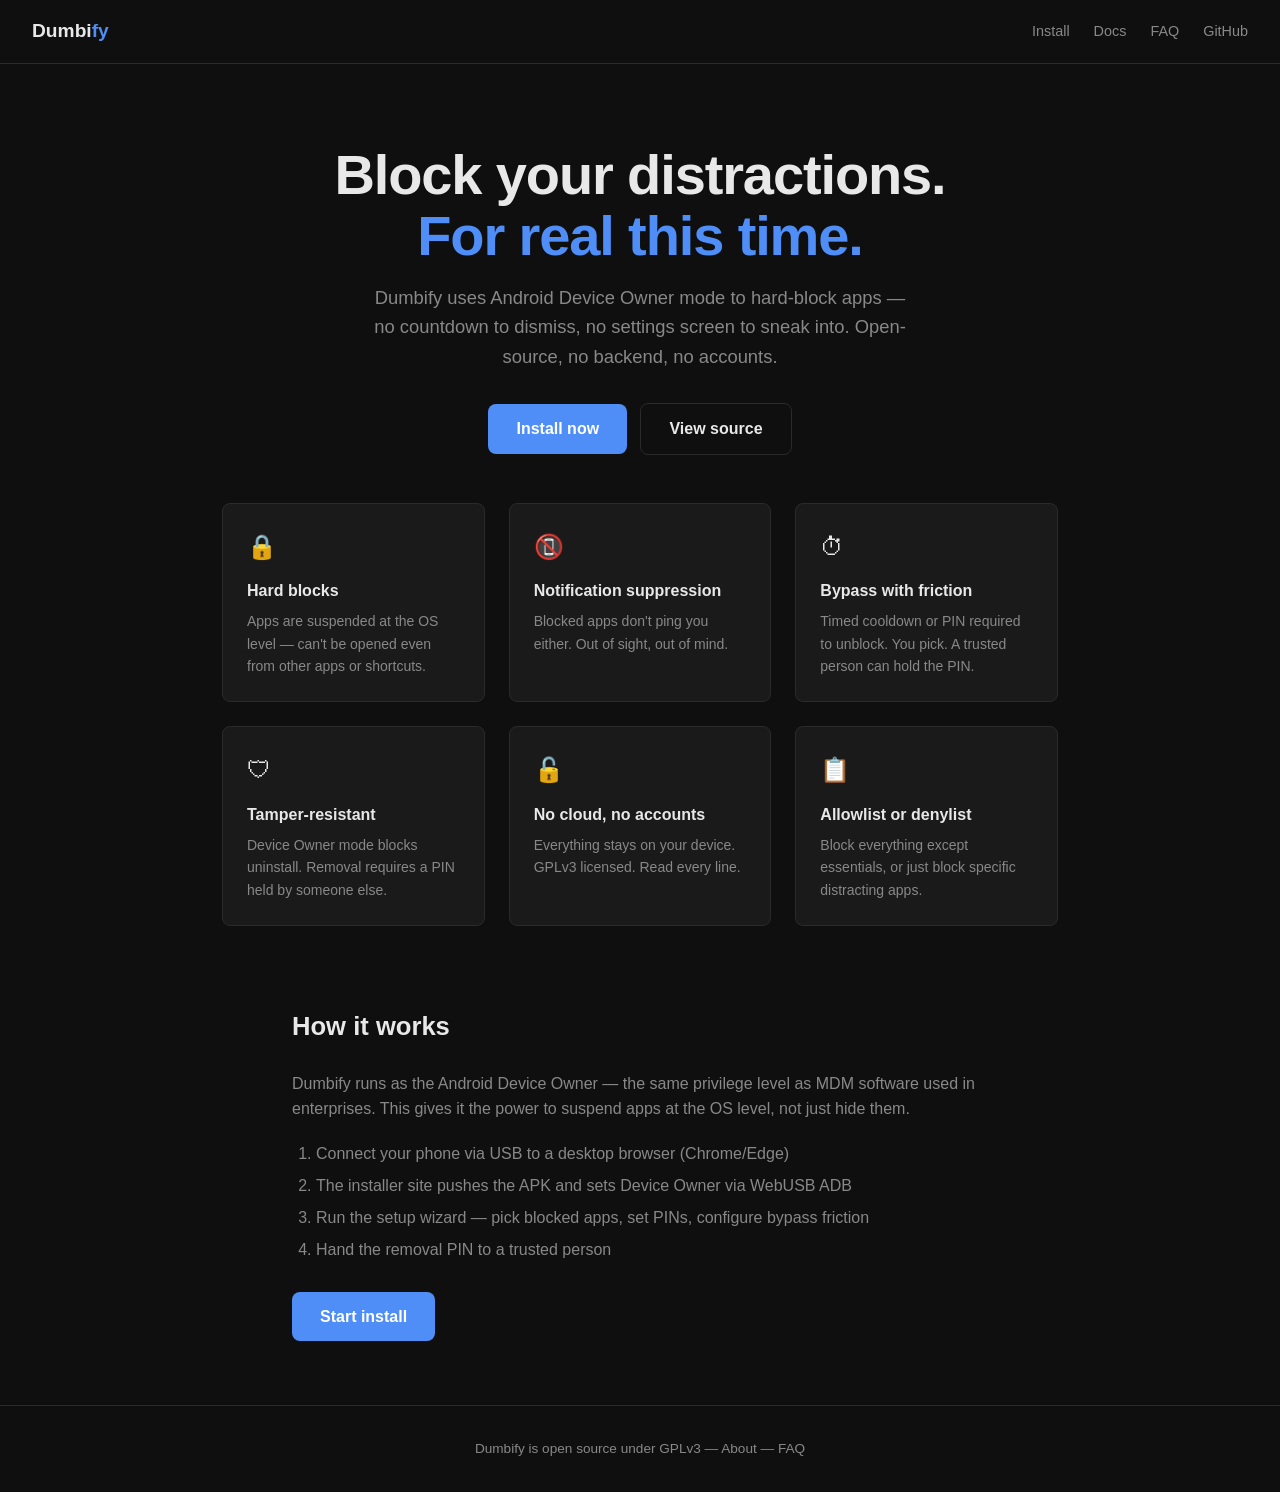
<file: site/index.html>
<!DOCTYPE html>
<html lang="en">
<head>
  <meta charset="UTF-8">
  <meta name="viewport" content="width=device-width, initial-scale=1.0">
  <title>Dumbify — Take back your attention</title>
  <meta name="description" content="Open-source Android app that hard-blocks distracting apps using Device Owner mode. No subscriptions. No cloud. Tamper-resistant.">
  <link rel="stylesheet" href="css/style.css">
</head>
<body>
  <nav>
    <a class="logo" href="/">Dumbi<span>fy</span></a>
    <div class="links">
      <a href="install/">Install</a>
      <a href="docs/">Docs</a>
      <a href="faq/">FAQ</a>
      <a href="https://github.com/ankitjainhere/dumbify" target="_blank">GitHub</a>
    </div>
  </nav>

  <section class="hero">
    <h1>Block your distractions.<br><span>For real this time.</span></h1>
    <p>Dumbify uses Android Device Owner mode to hard-block apps — no countdown to dismiss, no settings screen to sneak into. Open-source, no backend, no accounts.</p>
    <a href="install/" class="btn btn-primary">Install now</a>
    &nbsp;
    <a href="https://github.com/ankitjainhere/dumbify" class="btn btn-outline" target="_blank">View source</a>
  </section>

  <div class="features">
    <div class="feature-card">
      <div class="icon">🔒</div>
      <h3>Hard blocks</h3>
      <p>Apps are suspended at the OS level — can't be opened even from other apps or shortcuts.</p>
    </div>
    <div class="feature-card">
      <div class="icon">📵</div>
      <h3>Notification suppression</h3>
      <p>Blocked apps don't ping you either. Out of sight, out of mind.</p>
    </div>
    <div class="feature-card">
      <div class="icon">⏱</div>
      <h3>Bypass with friction</h3>
      <p>Timed cooldown or PIN required to unblock. You pick. A trusted person can hold the PIN.</p>
    </div>
    <div class="feature-card">
      <div class="icon">🛡</div>
      <h3>Tamper-resistant</h3>
      <p>Device Owner mode blocks uninstall. Removal requires a PIN held by someone else.</p>
    </div>
    <div class="feature-card">
      <div class="icon">🔓</div>
      <h3>No cloud, no accounts</h3>
      <p>Everything stays on your device. GPLv3 licensed. Read every line.</p>
    </div>
    <div class="feature-card">
      <div class="icon">📋</div>
      <h3>Allowlist or denylist</h3>
      <p>Block everything except essentials, or just block specific distracting apps.</p>
    </div>
  </div>

  <section class="section">
    <h2>How it works</h2>
    <p style="color:var(--muted);margin-bottom:1rem">Dumbify runs as the Android Device Owner — the same privilege level as MDM software used in enterprises. This gives it the power to suspend apps at the OS level, not just hide them.</p>
    <ol style="padding-left:1.5rem;color:var(--muted);line-height:2">
      <li>Connect your phone via USB to a desktop browser (Chrome/Edge)</li>
      <li>The installer site pushes the APK and sets Device Owner via WebUSB ADB</li>
      <li>Run the setup wizard — pick blocked apps, set PINs, configure bypass friction</li>
      <li>Hand the removal PIN to a trusted person</li>
    </ol>
    <br>
    <a href="install/" class="btn btn-primary">Start install</a>
  </section>

  <footer>
    <p>Dumbify is <a href="https://github.com/ankitjainhere/dumbify" target="_blank">open source</a> under GPLv3 &mdash; <a href="about/">About</a> &mdash; <a href="faq/">FAQ</a></p>
  </footer>
</body>
</html>
</file>
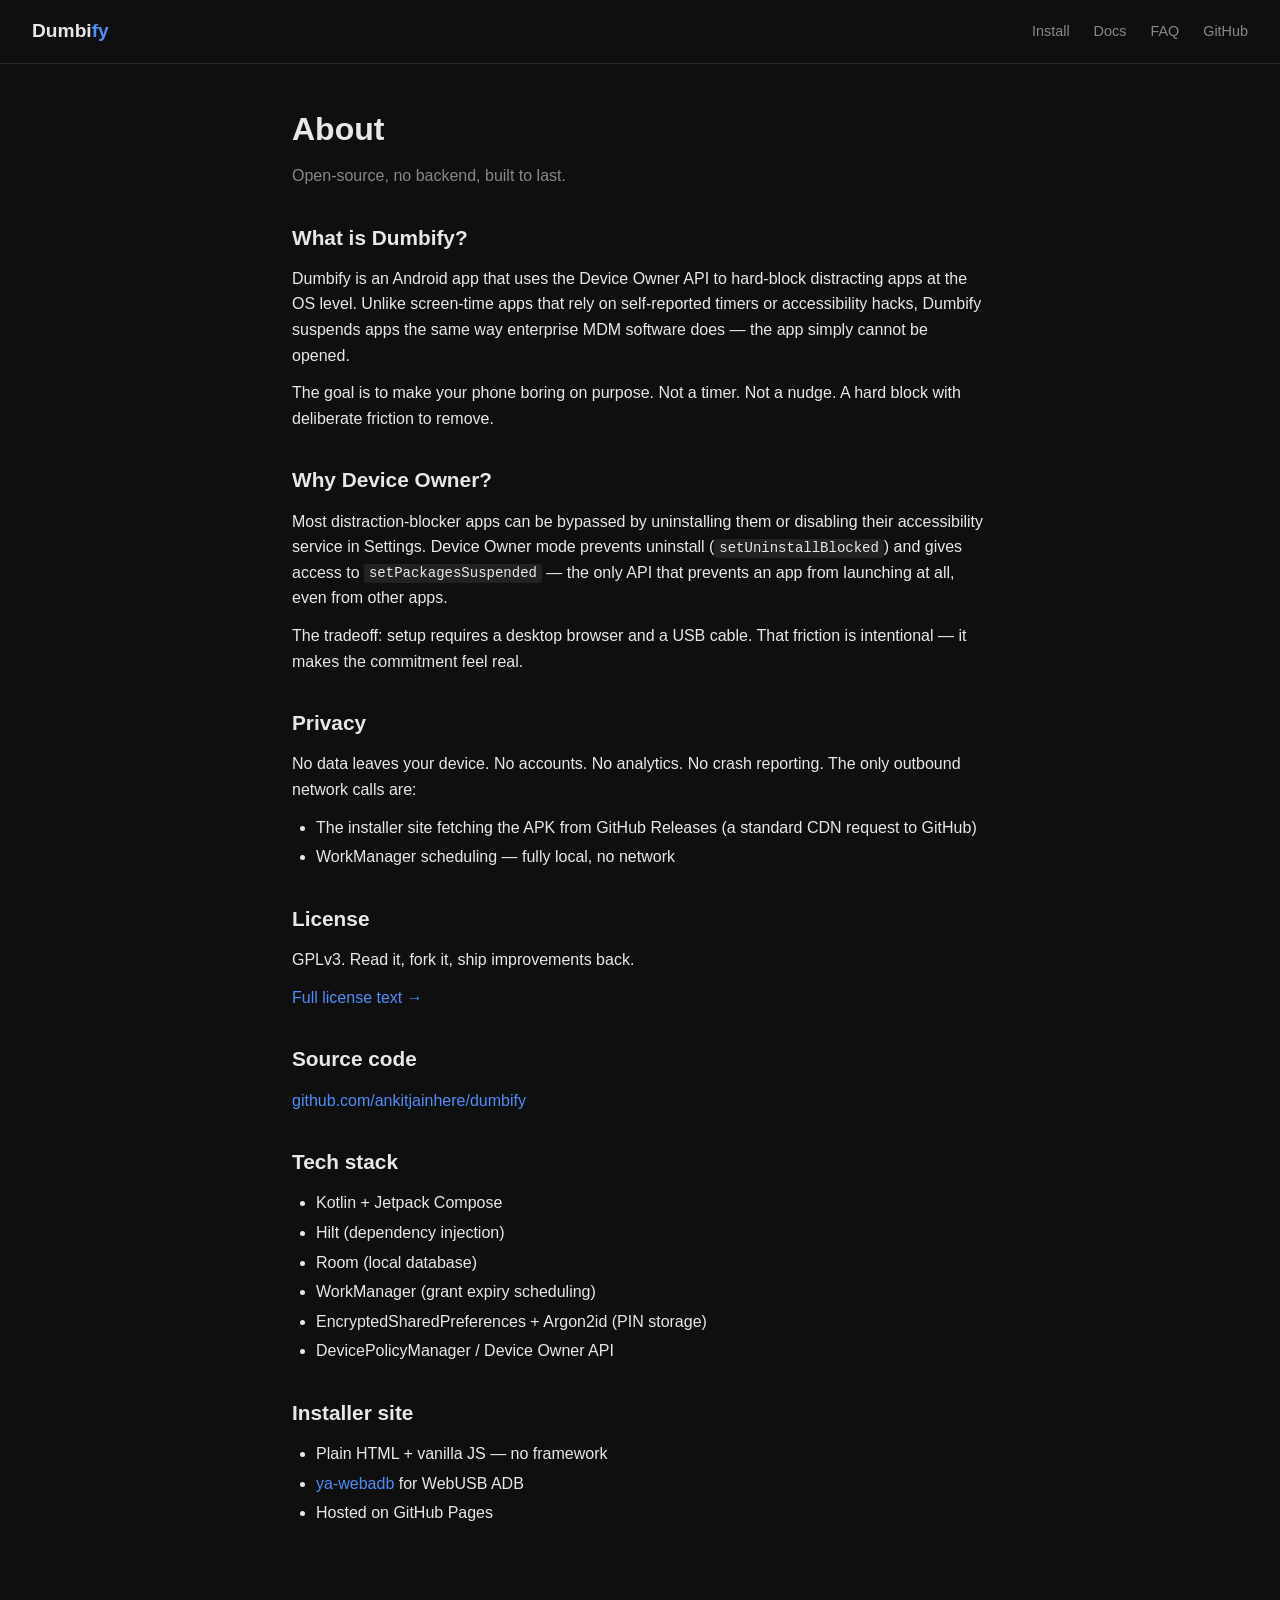
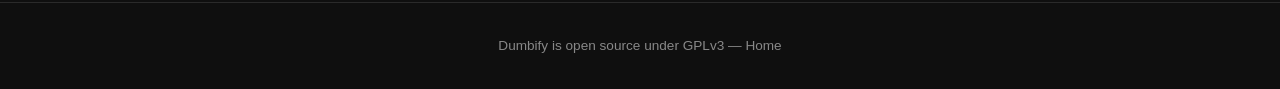
<file: site/about/index.html>
<!DOCTYPE html>
<html lang="en">
<head>
  <meta charset="UTF-8">
  <meta name="viewport" content="width=device-width, initial-scale=1.0">
  <title>About — Dumbify</title>
  <link rel="stylesheet" href="../css/style.css">
</head>
<body>
  <nav>
    <a class="logo" href="/">Dumbi<span>fy</span></a>
    <div class="links">
      <a href="../install/">Install</a>
      <a href="../docs/">Docs</a>
      <a href="../faq/">FAQ</a>
      <a href="https://github.com/ankitjainhere/dumbify" target="_blank">GitHub</a>
    </div>
  </nav>

  <div class="section docs-content" style="padding-top:2.5rem">
    <h1 style="margin-bottom:0.5rem">About</h1>
    <p style="color:var(--muted);margin-bottom:2rem">Open-source, no backend, built to last.</p>

    <h2>What is Dumbify?</h2>
    <p>Dumbify is an Android app that uses the Device Owner API to hard-block distracting apps at the OS level. Unlike screen-time apps that rely on self-reported timers or accessibility hacks, Dumbify suspends apps the same way enterprise MDM software does — the app simply cannot be opened.</p>
    <p>The goal is to make your phone boring on purpose. Not a timer. Not a nudge. A hard block with deliberate friction to remove.</p>

    <h2>Why Device Owner?</h2>
    <p>Most distraction-blocker apps can be bypassed by uninstalling them or disabling their accessibility service in Settings. Device Owner mode prevents uninstall (<code>setUninstallBlocked</code>) and gives access to <code>setPackagesSuspended</code> — the only API that prevents an app from launching at all, even from other apps.</p>
    <p>The tradeoff: setup requires a desktop browser and a USB cable. That friction is intentional — it makes the commitment feel real.</p>

    <h2>Privacy</h2>
    <p>No data leaves your device. No accounts. No analytics. No crash reporting. The only outbound network calls are:</p>
    <ul>
      <li>The installer site fetching the APK from GitHub Releases (a standard CDN request to GitHub)</li>
      <li>WorkManager scheduling — fully local, no network</li>
    </ul>

    <h2>License</h2>
    <p>GPLv3. Read it, fork it, ship improvements back.</p>
    <p><a href="https://github.com/ankitjainhere/dumbify/blob/main/LICENSE" target="_blank">Full license text →</a></p>

    <h2>Source code</h2>
    <p><a href="https://github.com/ankitjainhere/dumbify" target="_blank">github.com/ankitjainhere/dumbify</a></p>

    <h2>Tech stack</h2>
    <ul>
      <li>Kotlin + Jetpack Compose</li>
      <li>Hilt (dependency injection)</li>
      <li>Room (local database)</li>
      <li>WorkManager (grant expiry scheduling)</li>
      <li>EncryptedSharedPreferences + Argon2id (PIN storage)</li>
      <li>DevicePolicyManager / Device Owner API</li>
    </ul>

    <h2>Installer site</h2>
    <ul>
      <li>Plain HTML + vanilla JS — no framework</li>
      <li><a href="https://github.com/yume-chan/ya-webadb" target="_blank">ya-webadb</a> for WebUSB ADB</li>
      <li>Hosted on GitHub Pages</li>
    </ul>
  </div>

  <footer>
    <p>Dumbify is <a href="https://github.com/ankitjainhere/dumbify" target="_blank">open source</a> under GPLv3 &mdash; <a href="../">Home</a></p>
  </footer>
</body>
</html>
</file>
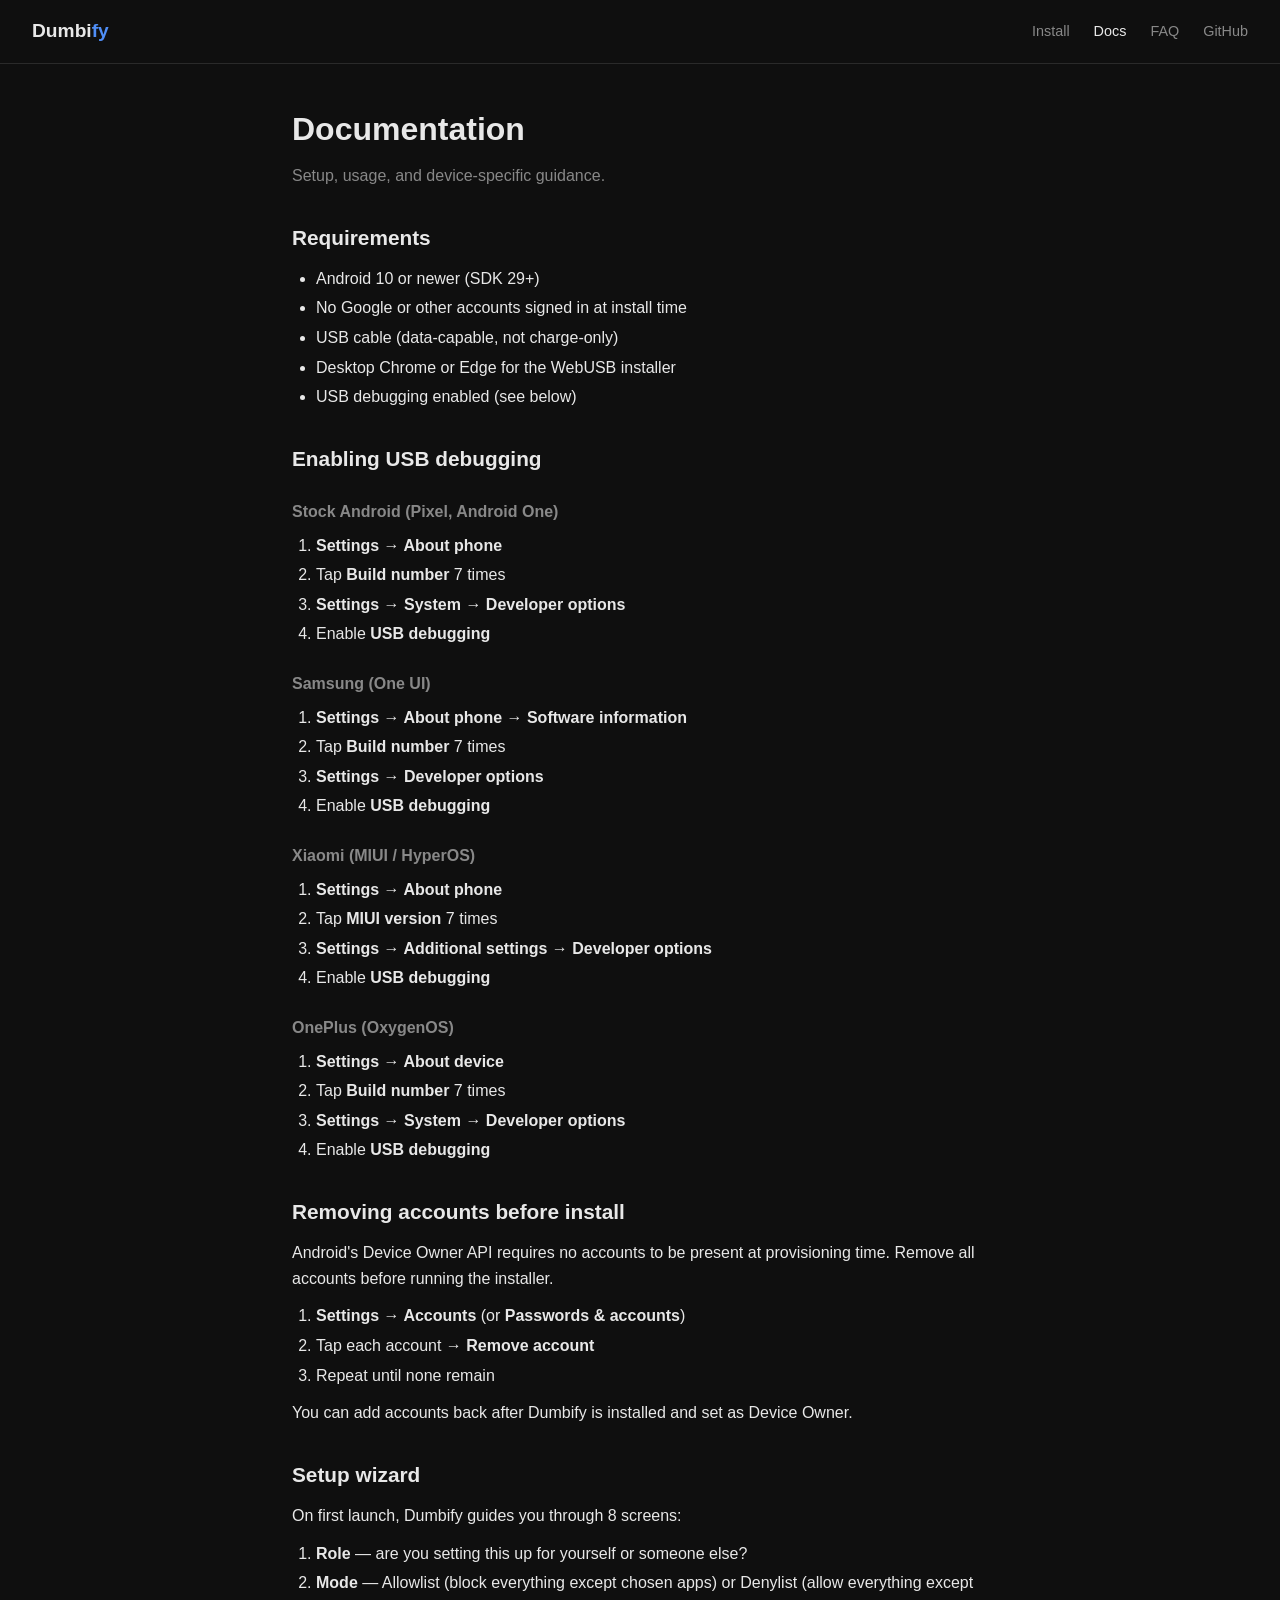
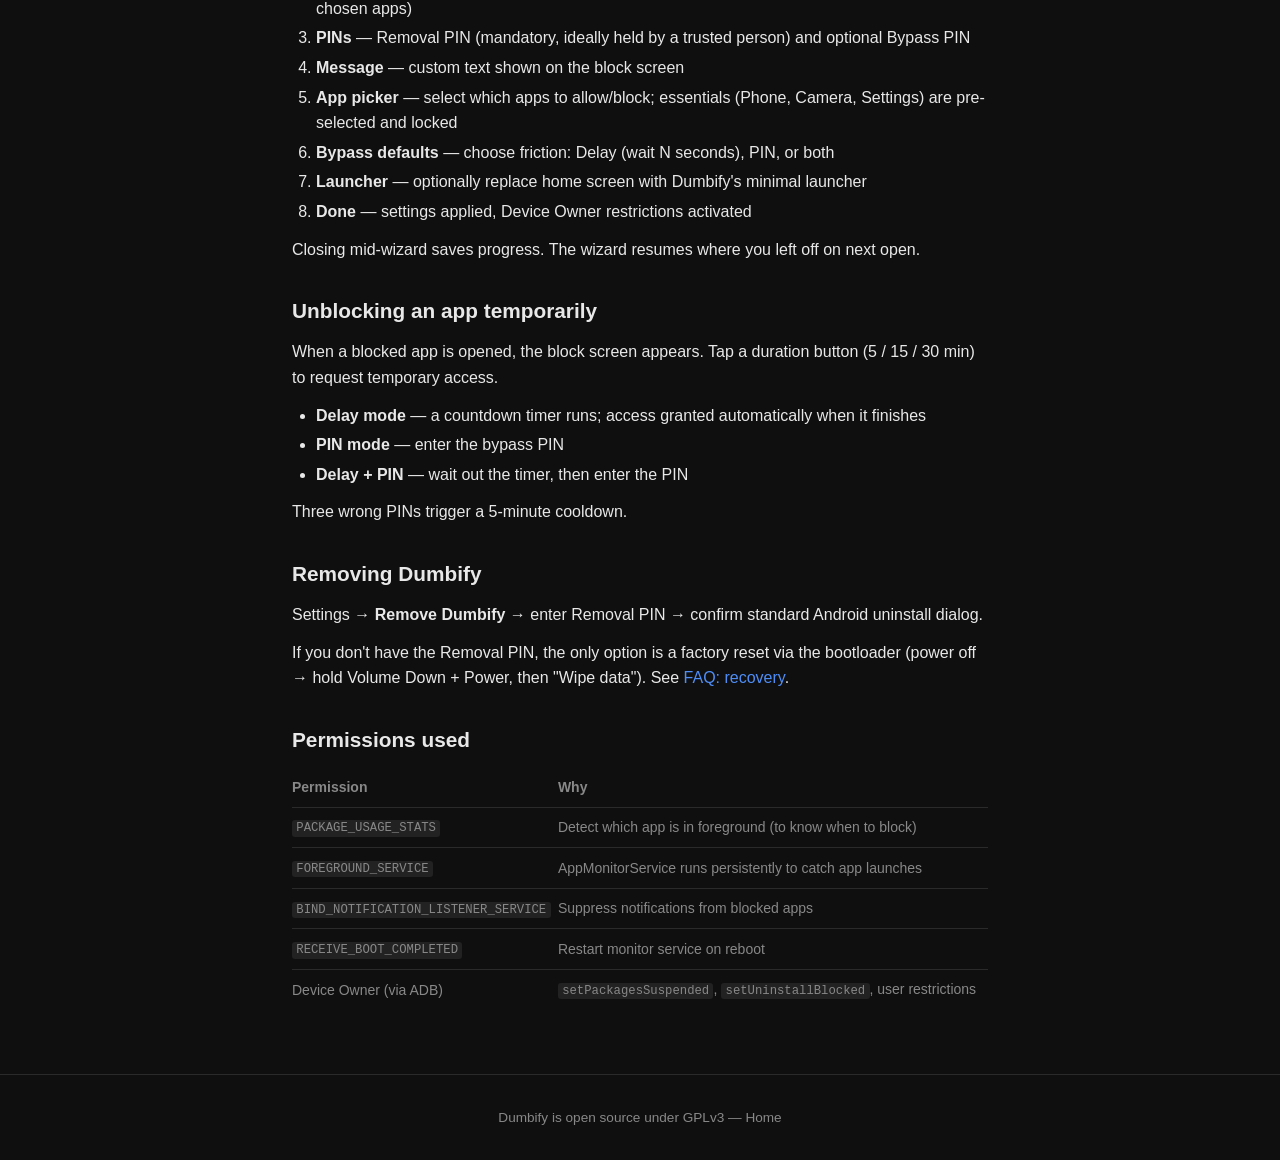
<file: site/docs/index.html>
<!DOCTYPE html>
<html lang="en">
<head>
  <meta charset="UTF-8">
  <meta name="viewport" content="width=device-width, initial-scale=1.0">
  <title>Docs — Dumbify</title>
  <link rel="stylesheet" href="../css/style.css">
</head>
<body>
  <nav>
    <a class="logo" href="/">Dumbi<span>fy</span></a>
    <div class="links">
      <a href="../install/">Install</a>
      <a href="./" style="color:var(--text)">Docs</a>
      <a href="../faq/">FAQ</a>
      <a href="https://github.com/ankitjainhere/dumbify" target="_blank">GitHub</a>
    </div>
  </nav>

  <div class="section docs-content" style="padding-top:2.5rem">
    <h1 style="margin-bottom:0.5rem">Documentation</h1>
    <p style="color:var(--muted);margin-bottom:2rem">Setup, usage, and device-specific guidance.</p>

    <h2 id="requirements">Requirements</h2>
    <ul>
      <li>Android 10 or newer (SDK 29+)</li>
      <li>No Google or other accounts signed in at install time</li>
      <li>USB cable (data-capable, not charge-only)</li>
      <li>Desktop Chrome or Edge for the WebUSB installer</li>
      <li>USB debugging enabled (see below)</li>
    </ul>

    <h2 id="usb-debug">Enabling USB debugging</h2>

    <h3>Stock Android (Pixel, Android One)</h3>
    <ol>
      <li><strong>Settings → About phone</strong></li>
      <li>Tap <strong>Build number</strong> 7 times</li>
      <li><strong>Settings → System → Developer options</strong></li>
      <li>Enable <strong>USB debugging</strong></li>
    </ol>

    <h3>Samsung (One UI)</h3>
    <ol>
      <li><strong>Settings → About phone → Software information</strong></li>
      <li>Tap <strong>Build number</strong> 7 times</li>
      <li><strong>Settings → Developer options</strong></li>
      <li>Enable <strong>USB debugging</strong></li>
    </ol>

    <h3>Xiaomi (MIUI / HyperOS)</h3>
    <ol>
      <li><strong>Settings → About phone</strong></li>
      <li>Tap <strong>MIUI version</strong> 7 times</li>
      <li><strong>Settings → Additional settings → Developer options</strong></li>
      <li>Enable <strong>USB debugging</strong></li>
    </ol>

    <h3>OnePlus (OxygenOS)</h3>
    <ol>
      <li><strong>Settings → About device</strong></li>
      <li>Tap <strong>Build number</strong> 7 times</li>
      <li><strong>Settings → System → Developer options</strong></li>
      <li>Enable <strong>USB debugging</strong></li>
    </ol>

    <h2 id="remove-accounts">Removing accounts before install</h2>
    <p>Android's Device Owner API requires no accounts to be present at provisioning time. Remove all accounts before running the installer.</p>
    <ol>
      <li><strong>Settings → Accounts</strong> (or <strong>Passwords &amp; accounts</strong>)</li>
      <li>Tap each account → <strong>Remove account</strong></li>
      <li>Repeat until none remain</li>
    </ol>
    <p>You can add accounts back after Dumbify is installed and set as Device Owner.</p>

    <h2 id="setup-wizard">Setup wizard</h2>
    <p>On first launch, Dumbify guides you through 8 screens:</p>
    <ol>
      <li><strong>Role</strong> — are you setting this up for yourself or someone else?</li>
      <li><strong>Mode</strong> — Allowlist (block everything except chosen apps) or Denylist (allow everything except chosen apps)</li>
      <li><strong>PINs</strong> — Removal PIN (mandatory, ideally held by a trusted person) and optional Bypass PIN</li>
      <li><strong>Message</strong> — custom text shown on the block screen</li>
      <li><strong>App picker</strong> — select which apps to allow/block; essentials (Phone, Camera, Settings) are pre-selected and locked</li>
      <li><strong>Bypass defaults</strong> — choose friction: Delay (wait N seconds), PIN, or both</li>
      <li><strong>Launcher</strong> — optionally replace home screen with Dumbify's minimal launcher</li>
      <li><strong>Done</strong> — settings applied, Device Owner restrictions activated</li>
    </ol>
    <p>Closing mid-wizard saves progress. The wizard resumes where you left off on next open.</p>

    <h2 id="bypass">Unblocking an app temporarily</h2>
    <p>When a blocked app is opened, the block screen appears. Tap a duration button (5 / 15 / 30 min) to request temporary access.</p>
    <ul>
      <li><strong>Delay mode</strong> — a countdown timer runs; access granted automatically when it finishes</li>
      <li><strong>PIN mode</strong> — enter the bypass PIN</li>
      <li><strong>Delay + PIN</strong> — wait out the timer, then enter the PIN</li>
    </ul>
    <p>Three wrong PINs trigger a 5-minute cooldown.</p>

    <h2 id="removal">Removing Dumbify</h2>
    <p>Settings → <strong>Remove Dumbify</strong> → enter Removal PIN → confirm standard Android uninstall dialog.</p>
    <p>If you don't have the Removal PIN, the only option is a factory reset via the bootloader (power off → hold Volume Down + Power, then "Wipe data"). See <a href="../faq/#brick">FAQ: recovery</a>.</p>

    <h2 id="permissions">Permissions used</h2>
    <table style="width:100%;border-collapse:collapse;font-size:0.875rem">
      <thead>
        <tr style="border-bottom:1px solid var(--border);color:var(--muted)">
          <th style="text-align:left;padding:0.5rem 0">Permission</th>
          <th style="text-align:left;padding:0.5rem 0">Why</th>
        </tr>
      </thead>
      <tbody style="color:var(--muted)">
        <tr style="border-bottom:1px solid var(--border)">
          <td style="padding:0.5rem 0"><code>PACKAGE_USAGE_STATS</code></td>
          <td style="padding:0.5rem 0">Detect which app is in foreground (to know when to block)</td>
        </tr>
        <tr style="border-bottom:1px solid var(--border)">
          <td style="padding:0.5rem 0"><code>FOREGROUND_SERVICE</code></td>
          <td style="padding:0.5rem 0">AppMonitorService runs persistently to catch app launches</td>
        </tr>
        <tr style="border-bottom:1px solid var(--border)">
          <td style="padding:0.5rem 0"><code>BIND_NOTIFICATION_LISTENER_SERVICE</code></td>
          <td style="padding:0.5rem 0">Suppress notifications from blocked apps</td>
        </tr>
        <tr style="border-bottom:1px solid var(--border)">
          <td style="padding:0.5rem 0"><code>RECEIVE_BOOT_COMPLETED</code></td>
          <td style="padding:0.5rem 0">Restart monitor service on reboot</td>
        </tr>
        <tr>
          <td style="padding:0.5rem 0">Device Owner (via ADB)</td>
          <td style="padding:0.5rem 0"><code>setPackagesSuspended</code>, <code>setUninstallBlocked</code>, user restrictions</td>
        </tr>
      </tbody>
    </table>
  </div>

  <footer>
    <p>Dumbify is <a href="https://github.com/ankitjainhere/dumbify" target="_blank">open source</a> under GPLv3 &mdash; <a href="../">Home</a></p>
  </footer>
</body>
</html>
</file>
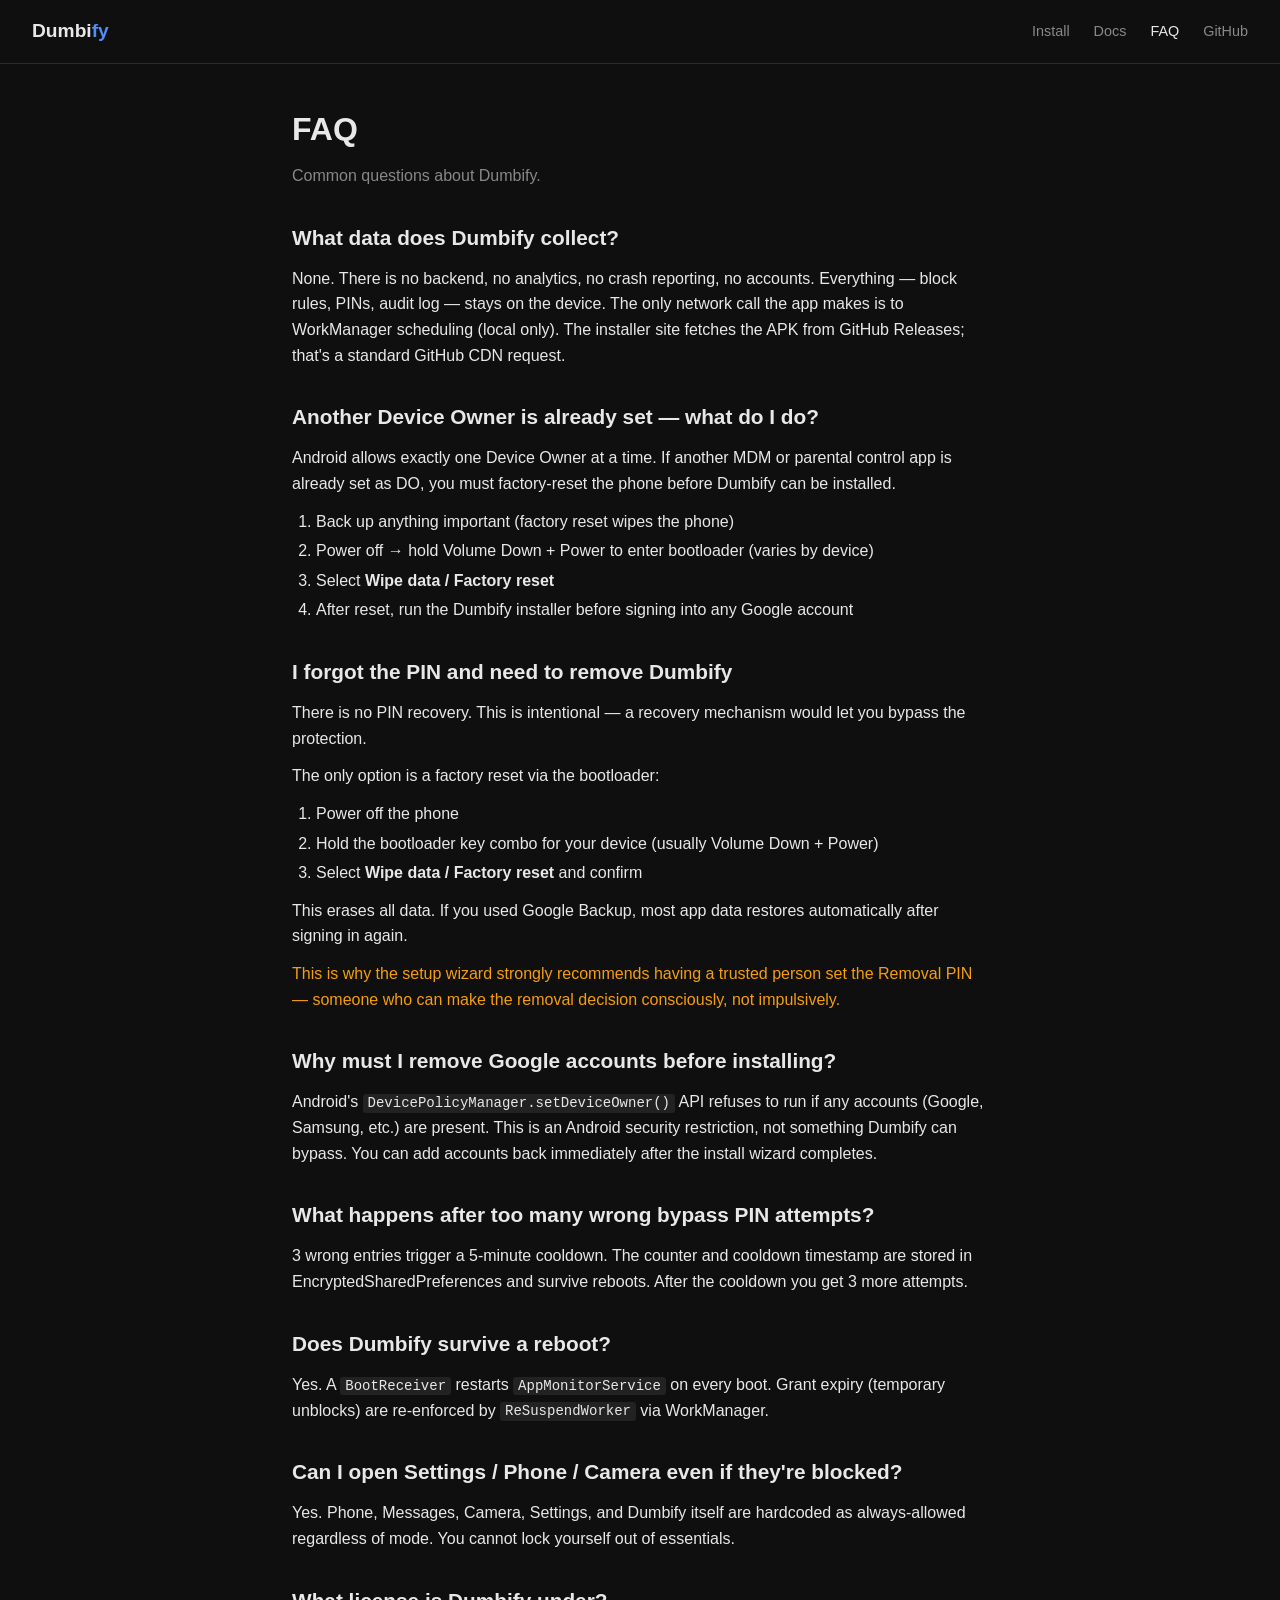
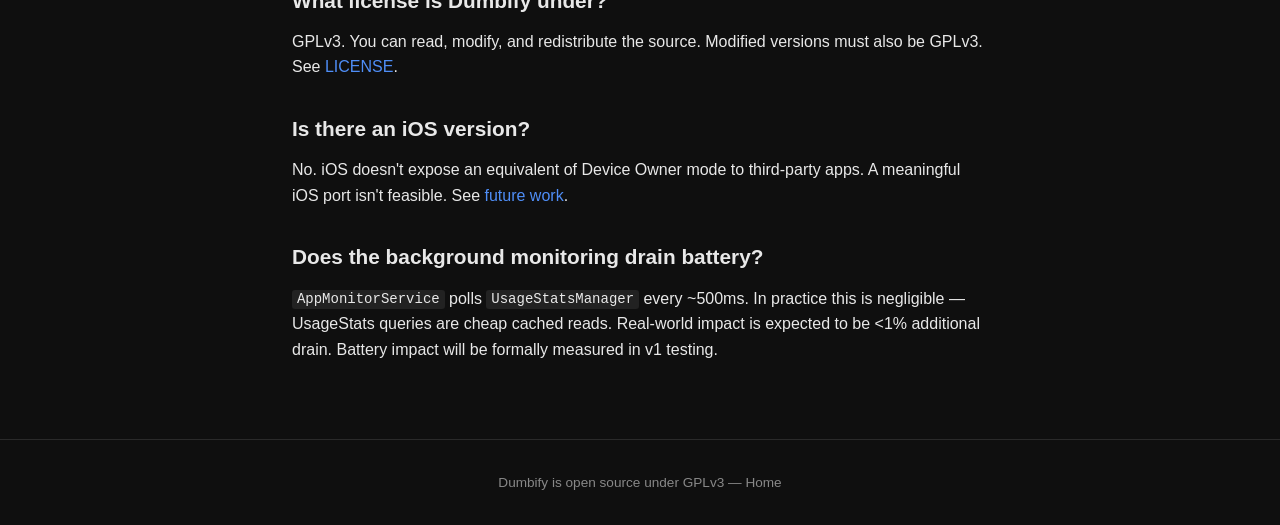
<file: site/faq/index.html>
<!DOCTYPE html>
<html lang="en">
<head>
  <meta charset="UTF-8">
  <meta name="viewport" content="width=device-width, initial-scale=1.0">
  <title>FAQ — Dumbify</title>
  <link rel="stylesheet" href="../css/style.css">
</head>
<body>
  <nav>
    <a class="logo" href="/">Dumbi<span>fy</span></a>
    <div class="links">
      <a href="../install/">Install</a>
      <a href="../docs/">Docs</a>
      <a href="./" style="color:var(--text)">FAQ</a>
      <a href="https://github.com/ankitjainhere/dumbify" target="_blank">GitHub</a>
    </div>
  </nav>

  <div class="section docs-content" style="padding-top:2.5rem">
    <h1 style="margin-bottom:0.5rem">FAQ</h1>
    <p style="color:var(--muted);margin-bottom:2rem">Common questions about Dumbify.</p>

    <h2 id="data">What data does Dumbify collect?</h2>
    <p>None. There is no backend, no analytics, no crash reporting, no accounts. Everything — block rules, PINs, audit log — stays on the device. The only network call the app makes is to WorkManager scheduling (local only). The installer site fetches the APK from GitHub Releases; that's a standard GitHub CDN request.</p>

    <h2 id="do-conflict">Another Device Owner is already set — what do I do?</h2>
    <p>Android allows exactly one Device Owner at a time. If another MDM or parental control app is already set as DO, you must factory-reset the phone before Dumbify can be installed.</p>
    <ol>
      <li>Back up anything important (factory reset wipes the phone)</li>
      <li>Power off → hold Volume Down + Power to enter bootloader (varies by device)</li>
      <li>Select <strong>Wipe data / Factory reset</strong></li>
      <li>After reset, run the Dumbify installer before signing into any Google account</li>
    </ol>

    <h2 id="brick">I forgot the PIN and need to remove Dumbify</h2>
    <p>There is no PIN recovery. This is intentional — a recovery mechanism would let you bypass the protection.</p>
    <p>The only option is a factory reset via the bootloader:</p>
    <ol>
      <li>Power off the phone</li>
      <li>Hold the bootloader key combo for your device (usually Volume Down + Power)</li>
      <li>Select <strong>Wipe data / Factory reset</strong> and confirm</li>
    </ol>
    <p>This erases all data. If you used Google Backup, most app data restores automatically after signing in again.</p>
    <p style="color:var(--warn)">This is why the setup wizard strongly recommends having a trusted person set the Removal PIN — someone who can make the removal decision consciously, not impulsively.</p>

    <h2 id="accounts">Why must I remove Google accounts before installing?</h2>
    <p>Android's <code>DevicePolicyManager.setDeviceOwner()</code> API refuses to run if any accounts (Google, Samsung, etc.) are present. This is an Android security restriction, not something Dumbify can bypass. You can add accounts back immediately after the install wizard completes.</p>

    <h2 id="bypass-attempts">What happens after too many wrong bypass PIN attempts?</h2>
    <p>3 wrong entries trigger a 5-minute cooldown. The counter and cooldown timestamp are stored in EncryptedSharedPreferences and survive reboots. After the cooldown you get 3 more attempts.</p>

    <h2 id="reboot">Does Dumbify survive a reboot?</h2>
    <p>Yes. A <code>BootReceiver</code> restarts <code>AppMonitorService</code> on every boot. Grant expiry (temporary unblocks) are re-enforced by <code>ReSuspendWorker</code> via WorkManager.</p>

    <h2 id="allowlist-escape">Can I open Settings / Phone / Camera even if they're blocked?</h2>
    <p>Yes. Phone, Messages, Camera, Settings, and Dumbify itself are hardcoded as always-allowed regardless of mode. You cannot lock yourself out of essentials.</p>

    <h2 id="license">What license is Dumbify under?</h2>
    <p>GPLv3. You can read, modify, and redistribute the source. Modified versions must also be GPLv3. See <a href="https://github.com/ankitjainhere/dumbify/blob/main/LICENSE" target="_blank">LICENSE</a>.</p>

    <h2 id="ios">Is there an iOS version?</h2>
    <p>No. iOS doesn't expose an equivalent of Device Owner mode to third-party apps. A meaningful iOS port isn't feasible. See <a href="https://github.com/ankitjainhere/dumbify/blob/main/docs/superpowers/specs/2026-05-18-dumbify-design/07-future-work.md" target="_blank">future work</a>.</p>

    <h2 id="battery">Does the background monitoring drain battery?</h2>
    <p><code>AppMonitorService</code> polls <code>UsageStatsManager</code> every ~500ms. In practice this is negligible — UsageStats queries are cheap cached reads. Real-world impact is expected to be &lt;1% additional drain. Battery impact will be formally measured in v1 testing.</p>
  </div>

  <footer>
    <p>Dumbify is <a href="https://github.com/ankitjainhere/dumbify" target="_blank">open source</a> under GPLv3 &mdash; <a href="../">Home</a></p>
  </footer>
</body>
</html>
</file>
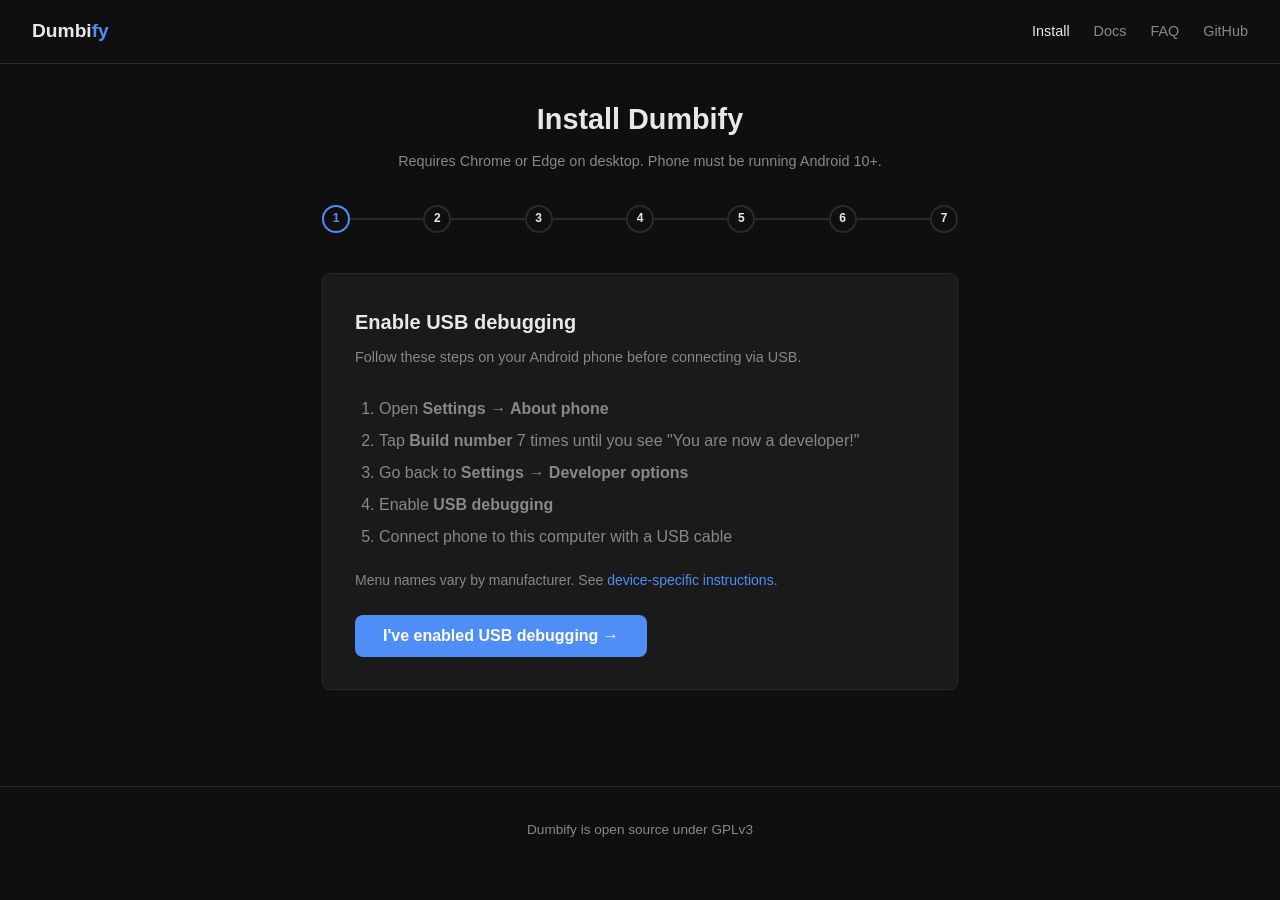
<file: site/install/index.html>
<!DOCTYPE html>
<html lang="en">
<head>
  <meta charset="UTF-8">
  <meta name="viewport" content="width=device-width, initial-scale=1.0">
  <title>Install Dumbify</title>
  <link rel="stylesheet" href="../css/style.css">
  <!-- ya-webadb via esm.sh — pinned to the API shape used by the installer -->
  <script type="importmap">
  {
    "imports": {
      "@yume-chan/adb": "https://esm.sh/@yume-chan/adb@0.0.24",
      "@yume-chan/adb-daemon-webusb": "https://esm.sh/@yume-chan/adb-daemon-webusb@0.0.24?external=@yume-chan/adb"
    }
  }
  </script>
</head>
<body>
  <nav>
    <a class="logo" href="/">Dumbi<span>fy</span></a>
    <div class="links">
      <a href="./" style="color:var(--text)">Install</a>
      <a href="../docs/">Docs</a>
      <a href="../faq/">FAQ</a>
      <a href="https://github.com/ankitjainhere/dumbify" target="_blank">GitHub</a>
    </div>
  </nav>

  <div class="wizard-container">
    <div class="wizard-header">
      <h1>Install Dumbify</h1>
      <p style="color:var(--muted);font-size:0.9rem">Requires Chrome or Edge on desktop. Phone must be running Android 10+.</p>
    </div>

    <!-- Browser check banner — shown when WebUSB not supported -->
    <div class="browser-warn" id="browserWarn">
      <h3>Unsupported browser</h3>
      <p>WebUSB is required and only works in <strong>Chrome</strong> or <strong>Edge</strong> on desktop (Windows, macOS, Linux, ChromeOS).</p>
      <p style="margin-top:0.5rem">Firefox, Safari, and all mobile browsers do not support WebUSB.</p>
    </div>

    <!-- Step indicator -->
    <div class="step-indicator" id="stepIndicator" style="display:none">
      <!-- Generated by JS -->
    </div>

    <!-- Step panels -->
    <div id="steps" style="display:none">

      <!-- Step 1: USB Debugging -->
      <div class="step-panel active" data-step="1">
        <h2>Enable USB debugging</h2>
        <p class="desc">Follow these steps on your Android phone before connecting via USB.</p>
        <ol style="padding-left:1.5rem;line-height:2;color:var(--muted)">
          <li>Open <strong>Settings → About phone</strong></li>
          <li>Tap <strong>Build number</strong> 7 times until you see "You are now a developer!"</li>
          <li>Go back to <strong>Settings → Developer options</strong></li>
          <li>Enable <strong>USB debugging</strong></li>
          <li>Connect phone to this computer with a USB cable</li>
        </ol>
        <p style="margin-top:1rem;color:var(--muted);font-size:0.875rem">
          Menu names vary by manufacturer. See <a href="../docs/#usb-debug">device-specific instructions</a>.
        </p>
        <div class="step-actions">
          <button class="btn btn-primary" onclick="Wizard.next()">I've enabled USB debugging →</button>
        </div>
      </div>

      <!-- Step 2: Connect -->
      <div class="step-panel" data-step="2">
        <h2>Connect &amp; authorize</h2>
        <p class="desc">Click the button below. A browser dialog will ask you to pick your phone. After selecting it, tap <strong>"Allow USB debugging"</strong> on the phone.</p>
        <div id="connectLog" class="log-box"></div>
        <div class="step-actions">
          <button class="btn btn-primary" id="connectBtn" onclick="Wizard.connect()">Select device via USB</button>
        </div>
      </div>

      <!-- Step 3: Pre-flight -->
      <div class="step-panel" data-step="3">
        <h2>Pre-flight checks</h2>
        <p class="desc">Verifying Android version and that no Google accounts are signed in (required for Device Owner).</p>
        <div id="preflightLog" class="log-box"></div>
        <div id="accountsHelp" style="display:none;margin-top:1rem;padding:1rem;background:color-mix(in srgb,var(--warn) 12%,transparent);border:1px solid var(--warn);border-radius:var(--radius)">
          <strong style="color:var(--warn)">Google accounts detected</strong>
          <p style="color:var(--muted);font-size:0.875rem;margin-top:0.5rem">
            Android requires no accounts before a Device Owner can be set.<br>
            Go to <strong>Settings → Accounts</strong> on the phone and remove all accounts, then click Retry.
          </p>
          <div class="step-actions">
            <button class="btn btn-outline" onclick="Wizard.preflight()">Retry</button>
          </div>
        </div>
      </div>

      <!-- Step 4: Download -->
      <div class="step-panel" data-step="4">
        <h2>Download &amp; push APK</h2>
        <p class="desc">Fetching the latest Dumbify release from GitHub and pushing it to your device.</p>
        <div class="progress-bar-wrap" id="downloadProgress">
          <div class="progress-bar" id="downloadBar"></div>
        </div>
        <div id="downloadLog" class="log-box"></div>
      </div>

      <!-- Step 5: Install -->
      <div class="step-panel" data-step="5">
        <h2>Install APK</h2>
        <p class="desc">Running <code>pm install</code> on the device.</p>
        <div id="installLog" class="log-box"></div>
      </div>

      <!-- Step 6: Device Owner -->
      <div class="step-panel" data-step="6">
        <h2>Set Device Owner</h2>
        <p class="desc">This gives Dumbify the power to hard-block apps at the OS level.</p>
        <div id="doLog" class="log-box"></div>
        <div id="doAlreadySet" style="display:none;margin-top:1rem;padding:1rem;background:color-mix(in srgb,var(--danger) 12%,transparent);border:1px solid var(--danger);border-radius:var(--radius)">
          <strong style="color:var(--danger)">Another Device Owner is already set</strong>
          <p style="color:var(--muted);font-size:0.875rem;margin-top:0.5rem">
            Android only allows one Device Owner. To proceed you must factory-reset the phone,
            which removes all data. See <a href="../faq/#do-conflict">FAQ: DO conflict</a>.
          </p>
        </div>
      </div>

      <!-- Step 7: Done -->
      <div class="step-panel" data-step="7">
        <div class="status-icon">🎉</div>
        <h2 style="text-align:center">All done!</h2>
        <p class="desc" style="text-align:center">
          Disconnect the USB cable.<br>
          Open the <strong>Dumbify</strong> app on your phone and run the setup wizard.
        </p>
        <div class="step-actions" style="justify-content:center;margin-top:2rem">
          <a href="../docs/" class="btn btn-outline">Read the docs</a>
          <a href="https://github.com/ankitjainhere/dumbify" class="btn btn-outline" target="_blank">View source</a>
        </div>
      </div>

    </div><!-- /#steps -->
  </div><!-- /.wizard-container -->

  <footer>
    <p>Dumbify is <a href="https://github.com/ankitjainhere/dumbify" target="_blank">open source</a> under GPLv3</p>
  </footer>

  <script type="module">
    import { AdbSession, isWebUsbSupported } from '../js/adb.js';

    const STEP_COUNT = 7;
    let currentStep = 1;
    let session = null;
    let apkRemotePath = null;

    const Wizard = {
      async init() {
        if (!isWebUsbSupported()) {
          document.getElementById('browserWarn').style.display = 'block';
          return;
        }
        document.getElementById('stepIndicator').style.display = 'flex';
        document.getElementById('steps').style.display = 'block';
        buildIndicator();
        updateIndicator(1);
      },

      next() {
        currentStep++;
        showStep(currentStep);
        updateIndicator(currentStep);
        Wizard._autoRun(currentStep);
      },

      _autoRun(step) {
        if (step === 3) Wizard.preflight();
        if (step === 4) Wizard.download();
        if (step === 5) Wizard.install();
        if (step === 6) Wizard.setDO();
      },

      async connect() {
        const btn = document.getElementById('connectBtn');
        btn.disabled = true;
        const log = getLog('connectLog');
        try {
          session = await new AdbSession().connect(log);
          Wizard.next();
        } catch (e) {
          log(`Error: ${e.message}`, 'err');
          btn.disabled = false;
        }
      },

      async preflight() {
        document.getElementById('accountsHelp').style.display = 'none';
        const log = getLog('preflightLog');
        try {
          await session.preflight(log);
          Wizard.next();
        } catch (e) {
          if (e.message === 'ACCOUNTS_PRESENT') {
            document.getElementById('accountsHelp').style.display = 'block';
          } else {
            log(`Error: ${e.message}`, 'err');
          }
        }
      },

      async download() {
        const progressWrap = document.getElementById('downloadProgress');
        const bar = document.getElementById('downloadBar');
        progressWrap.classList.add('visible');
        const log = getLog('downloadLog');
        try {
          apkRemotePath = await session.downloadAndPush(log, pct => {
            bar.style.width = `${Math.round(pct * 100)}%`;
          });
          Wizard.next();
        } catch (e) {
          log(`Error: ${e.message}`, 'err');
        }
      },

      async install() {
        const log = getLog('installLog');
        try {
          await session.install(apkRemotePath, log);
          Wizard.next();
        } catch (e) {
          log(`Error: ${e.message}`, 'err');
        }
      },

      async setDO() {
        const log = getLog('doLog');
        try {
          await session.setDeviceOwner(log);
          await session.cleanup(apkRemotePath);
          Wizard.next();
        } catch (e) {
          if (e.message === 'ACCOUNTS_PRESENT') {
            log('Accounts detected. Remove all accounts on the phone and retry.', 'err');
          } else if (e.message === 'DO_ALREADY_SET') {
            document.getElementById('doAlreadySet').style.display = 'block';
          } else {
            log(`Error: ${e.message}`, 'err');
          }
        }
      },
    };

    function showStep(n) {
      document.querySelectorAll('.step-panel').forEach(p => p.classList.remove('active'));
      const panel = document.querySelector(`[data-step="${n}"]`);
      if (panel) panel.classList.add('active');
    }

    function buildIndicator() {
      const el = document.getElementById('stepIndicator');
      el.innerHTML = '';
      for (let i = 1; i <= STEP_COUNT; i++) {
        const dot = document.createElement('div');
        dot.className = 'step-dot';
        dot.id = `dot-${i}`;
        dot.textContent = i;
        el.appendChild(dot);
        if (i < STEP_COUNT) {
          const line = document.createElement('div');
          line.className = 'step-line';
          line.id = `line-${i}`;
          el.appendChild(line);
        }
      }
    }

    function updateIndicator(current) {
      for (let i = 1; i <= STEP_COUNT; i++) {
        const dot = document.getElementById(`dot-${i}`);
        dot.className = 'step-dot' + (i < current ? ' done' : i === current ? ' active' : '');
        if (i < STEP_COUNT) {
          const line = document.getElementById(`line-${i}`);
          line.className = 'step-line' + (i < current ? ' done' : '');
        }
      }
    }

    function getLog(id) {
      const box = document.getElementById(id);
      box.classList.add('visible');
      return (msg, cls = 'info') => {
        const line = document.createElement('div');
        line.className = `log-line ${cls}`;
        line.textContent = msg;
        box.appendChild(line);
        box.scrollTop = box.scrollHeight;
      };
    }

    window.Wizard = Wizard;
    Wizard.init();
  </script>
</body>
</html>
</file>
<file: site/css/style.css>
*, *::before, *::after { box-sizing: border-box; margin: 0; padding: 0; }

:root {
  --bg: #0f0f0f;
  --surface: #1a1a1a;
  --border: #2a2a2a;
  --accent: #4f8ef7;
  --accent-dim: #2a4a8a;
  --text: #e8e8e8;
  --muted: #888;
  --danger: #e05555;
  --success: #4caf50;
  --warn: #f59e0b;
  --radius: 8px;
  --font: -apple-system, BlinkMacSystemFont, "Segoe UI", Roboto, sans-serif;
  --mono: "SF Mono", Consolas, "Liberation Mono", Menlo, monospace;
}

body {
  background: var(--bg);
  color: var(--text);
  font-family: var(--font);
  font-size: 16px;
  line-height: 1.6;
  min-height: 100vh;
}

a { color: var(--accent); text-decoration: none; }
a:hover { text-decoration: underline; }

nav {
  display: flex;
  align-items: center;
  gap: 2rem;
  padding: 1rem 2rem;
  border-bottom: 1px solid var(--border);
  position: sticky;
  top: 0;
  background: var(--bg);
  z-index: 100;
}

nav .logo { font-weight: 700; font-size: 1.2rem; color: var(--text); }
nav .logo span { color: var(--accent); }
nav .links { display: flex; gap: 1.5rem; margin-left: auto; }
nav .links a { color: var(--muted); font-size: 0.9rem; }
nav .links a:hover { color: var(--text); text-decoration: none; }

.hero {
  max-width: 760px;
  margin: 5rem auto 3rem;
  padding: 0 2rem;
  text-align: center;
}

.hero h1 {
  font-size: clamp(2rem, 5vw, 3.5rem);
  font-weight: 800;
  letter-spacing: -0.02em;
  margin-bottom: 1rem;
  line-height: 1.1;
}

.hero h1 span { color: var(--accent); }

.hero p {
  font-size: 1.15rem;
  color: var(--muted);
  max-width: 540px;
  margin: 0 auto 2rem;
}

.btn {
  display: inline-block;
  padding: 0.75rem 1.75rem;
  border-radius: var(--radius);
  font-weight: 600;
  font-size: 1rem;
  cursor: pointer;
  border: none;
  transition: opacity 0.15s;
}
.btn:hover { opacity: 0.85; text-decoration: none; }
.btn-primary { background: var(--accent); color: #fff; }
.btn-outline { background: transparent; border: 1px solid var(--border); color: var(--text); }
.btn:disabled { opacity: 0.4; cursor: not-allowed; }

.warning-banner {
  background: color-mix(in srgb, var(--warn) 15%, transparent);
  border: 1px solid var(--warn);
  border-radius: var(--radius);
  padding: 0.75rem 1rem;
  color: var(--warn);
  font-size: 0.9rem;
  margin-bottom: 1.5rem;
  display: none;
}

.features {
  display: grid;
  grid-template-columns: repeat(auto-fit, minmax(200px, 1fr));
  gap: 1.5rem;
  max-width: 900px;
  margin: 0 auto 5rem;
  padding: 0 2rem;
}

.feature-card {
  background: var(--surface);
  border: 1px solid var(--border);
  border-radius: var(--radius);
  padding: 1.5rem;
}

.feature-card .icon { font-size: 1.5rem; margin-bottom: 0.75rem; }
.feature-card h3 { font-size: 1rem; margin-bottom: 0.4rem; }
.feature-card p { font-size: 0.875rem; color: var(--muted); }

.section {
  max-width: 760px;
  margin: 0 auto;
  padding: 0 2rem 4rem;
}

.section h2 { font-size: 1.6rem; margin-bottom: 1.5rem; }

/* Install wizard */
.wizard-container {
  max-width: 700px;
  margin: 2rem auto;
  padding: 0 2rem 4rem;
}

.wizard-header { margin-bottom: 2rem; text-align: center; }
.wizard-header h1 { font-size: 1.8rem; margin-bottom: 0.5rem; }

.step-indicator {
  display: flex;
  align-items: center;
  gap: 0;
  margin-bottom: 2.5rem;
  overflow: hidden;
}

.step-dot {
  width: 28px;
  height: 28px;
  border-radius: 50%;
  border: 2px solid var(--border);
  background: var(--bg);
  display: flex;
  align-items: center;
  justify-content: center;
  font-size: 0.75rem;
  font-weight: 700;
  flex-shrink: 0;
  transition: all 0.2s;
  z-index: 1;
}
.step-dot.active { border-color: var(--accent); color: var(--accent); }
.step-dot.done { border-color: var(--success); background: var(--success); color: #fff; }
.step-line {
  flex: 1;
  height: 2px;
  background: var(--border);
  transition: background 0.2s;
}
.step-line.done { background: var(--success); }

.step-panel {
  background: var(--surface);
  border: 1px solid var(--border);
  border-radius: var(--radius);
  padding: 2rem;
  display: none;
}
.step-panel.active { display: block; }

.step-panel h2 { font-size: 1.25rem; margin-bottom: 0.5rem; }
.step-panel .desc { color: var(--muted); margin-bottom: 1.5rem; font-size: 0.9rem; }

.step-actions {
  display: flex;
  gap: 0.75rem;
  margin-top: 1.5rem;
  flex-wrap: wrap;
}

.log-box {
  background: #0a0a0a;
  border: 1px solid var(--border);
  border-radius: var(--radius);
  padding: 1rem;
  font-family: var(--mono);
  font-size: 0.8rem;
  max-height: 200px;
  overflow-y: auto;
  margin-top: 1rem;
  display: none;
}
.log-box.visible { display: block; }
.log-line { padding: 1px 0; }
.log-line.ok { color: var(--success); }
.log-line.err { color: var(--danger); }
.log-line.info { color: var(--muted); }

.progress-bar-wrap {
  height: 6px;
  background: var(--border);
  border-radius: 3px;
  overflow: hidden;
  margin: 1rem 0;
  display: none;
}
.progress-bar-wrap.visible { display: block; }
.progress-bar { height: 100%; background: var(--accent); width: 0%; transition: width 0.2s; }

.status-icon { font-size: 2.5rem; text-align: center; margin: 1rem 0; }

.browser-warn {
  background: color-mix(in srgb, var(--danger) 12%, transparent);
  border: 1px solid var(--danger);
  border-radius: var(--radius);
  padding: 1.5rem;
  text-align: center;
  display: none;
}
.browser-warn h3 { color: var(--danger); margin-bottom: 0.5rem; }

code {
  font-family: var(--mono);
  background: #222;
  padding: 0.1em 0.35em;
  border-radius: 3px;
  font-size: 0.875em;
}

pre {
  background: #0a0a0a;
  border: 1px solid var(--border);
  border-radius: var(--radius);
  padding: 1rem;
  font-family: var(--mono);
  font-size: 0.85rem;
  overflow-x: auto;
  margin: 1rem 0;
}

.docs-content h2 { font-size: 1.3rem; margin: 2rem 0 0.75rem; }
.docs-content h3 { font-size: 1rem; margin: 1.5rem 0 0.5rem; color: var(--muted); }
.docs-content p { margin-bottom: 0.75rem; }
.docs-content ul { padding-left: 1.5rem; margin-bottom: 0.75rem; }
.docs-content ul li { margin-bottom: 0.25rem; }
.docs-content ol { padding-left: 1.5rem; margin-bottom: 0.75rem; }
.docs-content ol li { margin-bottom: 0.25rem; }

footer {
  border-top: 1px solid var(--border);
  padding: 2rem;
  text-align: center;
  color: var(--muted);
  font-size: 0.85rem;
}
footer a { color: var(--muted); }

@media (max-width: 600px) {
  nav { padding: 0.75rem 1rem; gap: 1rem; }
  .hero { margin-top: 2.5rem; }
  .step-dot { width: 22px; height: 22px; font-size: 0.65rem; }
}
</file>
